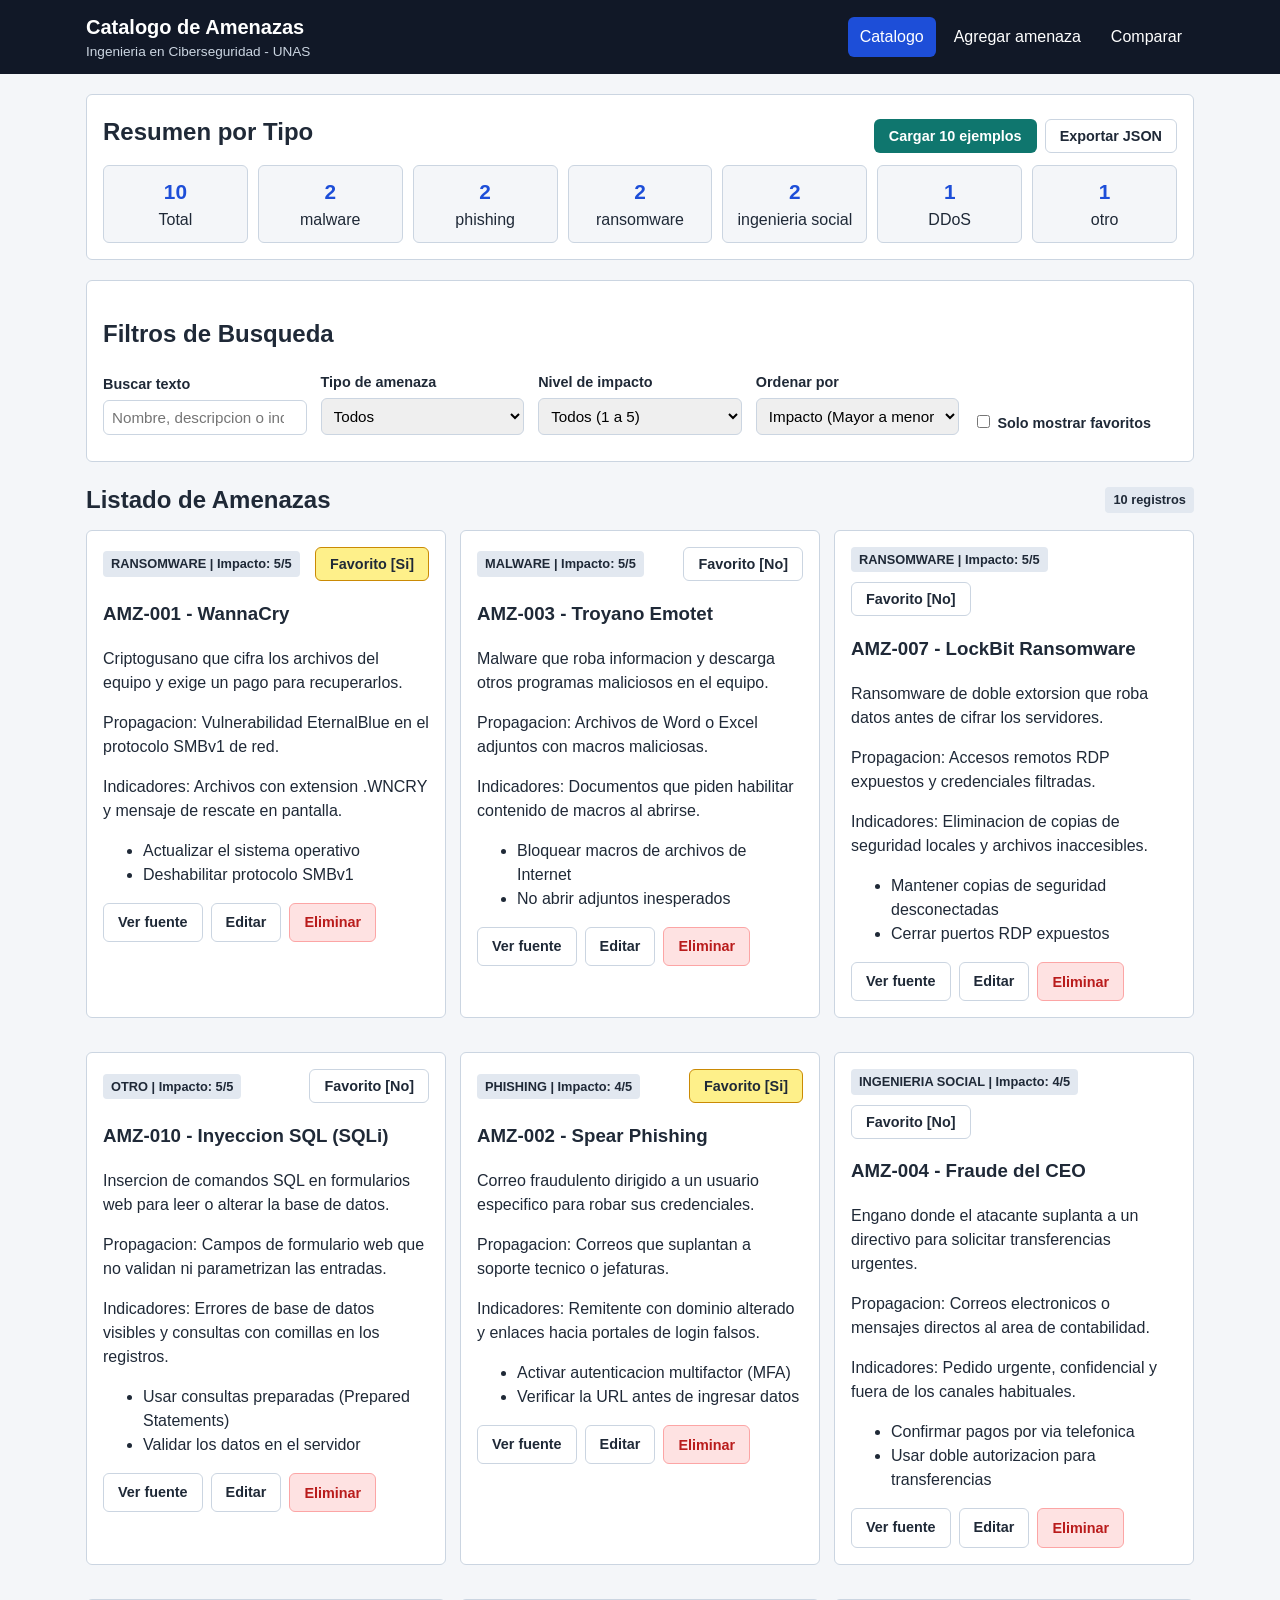
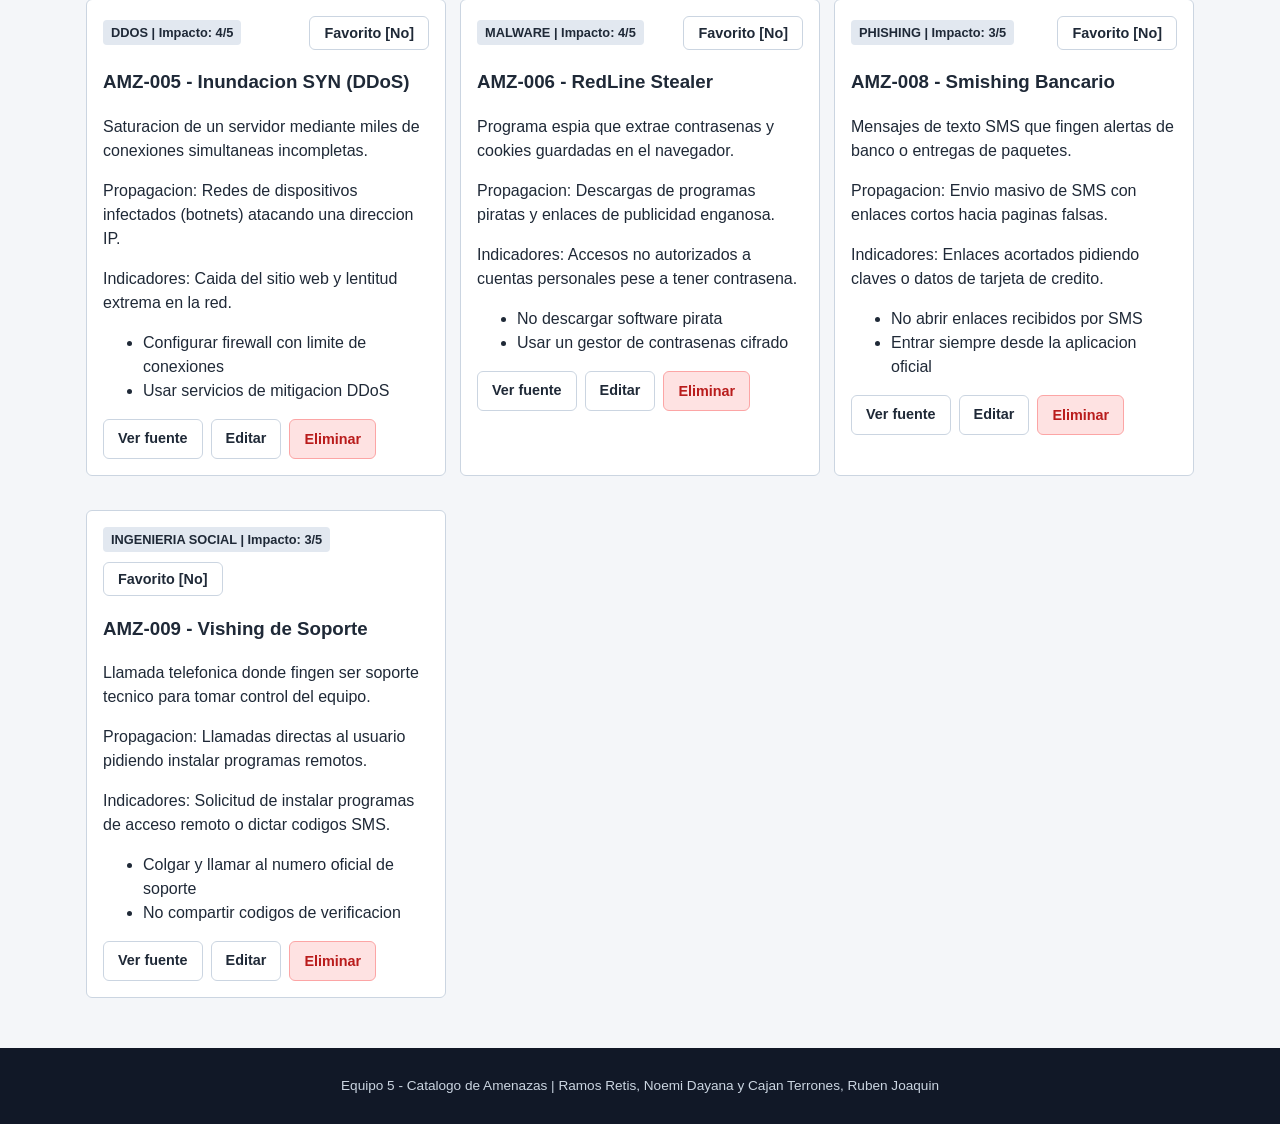
<file: index.html>
<!DOCTYPE html>
<html lang="es">

<head>
    <meta charset="UTF-8">
    <meta name="viewport" content="width=device-width, initial-scale=1.0">
    <!-- Politica de seguridad basica sin scripts externos -->
    <meta http-equiv="Content-Security-Policy" content="default-src 'self'; style-src 'self'; script-src 'self';">
    <title>Catalogo de Amenazas | FIIS-UNAS</title>
    <link rel="stylesheet" href="css/estilos.css">
</head>

<body data-pagina="catalogo">

    <header class="cabecera">
        <div class="contenedor cabecera-contenido">
            <div>
                <h1 class="titulo-sitio">Catalogo de Amenazas</h1>
                <p class="subtitulo-sitio">Ingenieria en Ciberseguridad - UNAS</p>
            </div>
            <button id="btn-menu" class="boton-menu" aria-expanded="false" aria-controls="menu-principal">
                Menu
            </button>
            <nav id="menu-principal" class="navegacion" aria-label="Principal">
                <ul class="lista-menu">
                    <li><a href="index.html" class="enlace-menu activo" aria-current="page">Catalogo</a></li>
                    <li><a href="agregar.html" class="enlace-menu">Agregar amenaza</a></li>
                    <li><a href="comparar.html" class="enlace-menu">Comparar</a></li>
                </ul>
            </nav>
        </div>
    </header>

    <main class="contenedor contenido-principal">
        <!-- Seccion de resumen y acciones de datos -->
        <section class="panel" aria-labelledby="titulo-resumen">
            <div class="panel-cabecera">
                <h2 id="titulo-resumen">Resumen por Tipo</h2>
                <div class="grupo-botones">
                    <button type="button" id="btn-ejemplos" class="btn btn-secundario">Cargar 10 ejemplos</button>
                    <button type="button" id="btn-exportar" class="btn btn-borde">Exportar JSON</button>
                </div>
            </div>
            <div id="contenedor-resumen" class="grilla-resumen" aria-live="polite"></div>
        </section>

        <!-- Seccion de busqueda, filtros y orden -->
        <section class="panel" aria-labelledby="titulo-filtros">
            <h2 id="titulo-filtros">Filtros de Busqueda</h2>
            <form id="form-filtros" class="grilla-filtros">
                <div class="campo">
                    <label for="input-buscar">Buscar texto</label>
                    <input type="search" id="input-buscar" placeholder="Nombre, descripcion o indicador...">
                </div>

                <div class="campo">
                    <label for="filtro-tipo">Tipo de amenaza</label>
                    <select id="filtro-tipo">
                        <option value="todos">Todos</option>
                        <option value="malware">Malware</option>
                        <option value="phishing">Phishing</option>
                        <option value="ransomware">Ransomware</option>
                        <option value="ingenieria social">Ingenieria social</option>
                        <option value="DDoS">DDoS</option>
                        <option value="otro">Otro</option>
                    </select>
                </div>

                <div class="campo">
                    <label for="filtro-impacto">Nivel de impacto</label>
                    <select id="filtro-impacto">
                        <option value="todos">Todos (1 a 5)</option>
                        <option value="5">Nivel 5 (Critico)</option>
                        <option value="4">Nivel 4 (Alto)</option>
                        <option value="3">Nivel 3 (Medio)</option>
                        <option value="2">Nivel 2 (Bajo)</option>
                        <option value="1">Nivel 1 (Muy bajo)</option>
                    </select>
                </div>

                <div class="campo">
                    <label for="orden-lista">Ordenar por</label>
                    <select id="orden-lista">
                        <option value="impacto-desc">Impacto (Mayor a menor)</option>
                        <option value="impacto-asc">Impacto (Menor a mayor)</option>
                        <option value="nombre-asc">Nombre (A - Z)</option>
                    </select>
                </div>

                <div class="campo campo-check">
                    <label for="filtro-favoritos">
                        <input type="checkbox" id="filtro-favoritos">
                        Solo mostrar favoritos
                    </label>
                </div>
            </form>
        </section>

        <!-- Listado de tarjetas -->
        <section aria-labelledby="titulo-lista">
            <div class="panel-cabecera">
                <h2 id="titulo-lista">Listado de Amenazas</h2>
                <span id="contador-lista" class="etiqueta-contador">0 registros</span>
            </div>
            <div id="mensaje-catalogo" class="alerta oculto" role="status" aria-live="polite"></div>
            <div id="contenedor-tarjetas" class="grilla-tarjetas"></div>
        </section>
    </main>

    <footer class="pie">
        <div class="contenedor">
            <p>Equipo 5 - Catalogo de Amenazas | Ramos Retis, Noemi Dayana y Cajan Terrones, Ruben Joaquin</p>
        </div>
    </footer>

    <script src="js/datos.js"></script>
    <script src="js/app.js"></script>
</body>

</html>
</file>
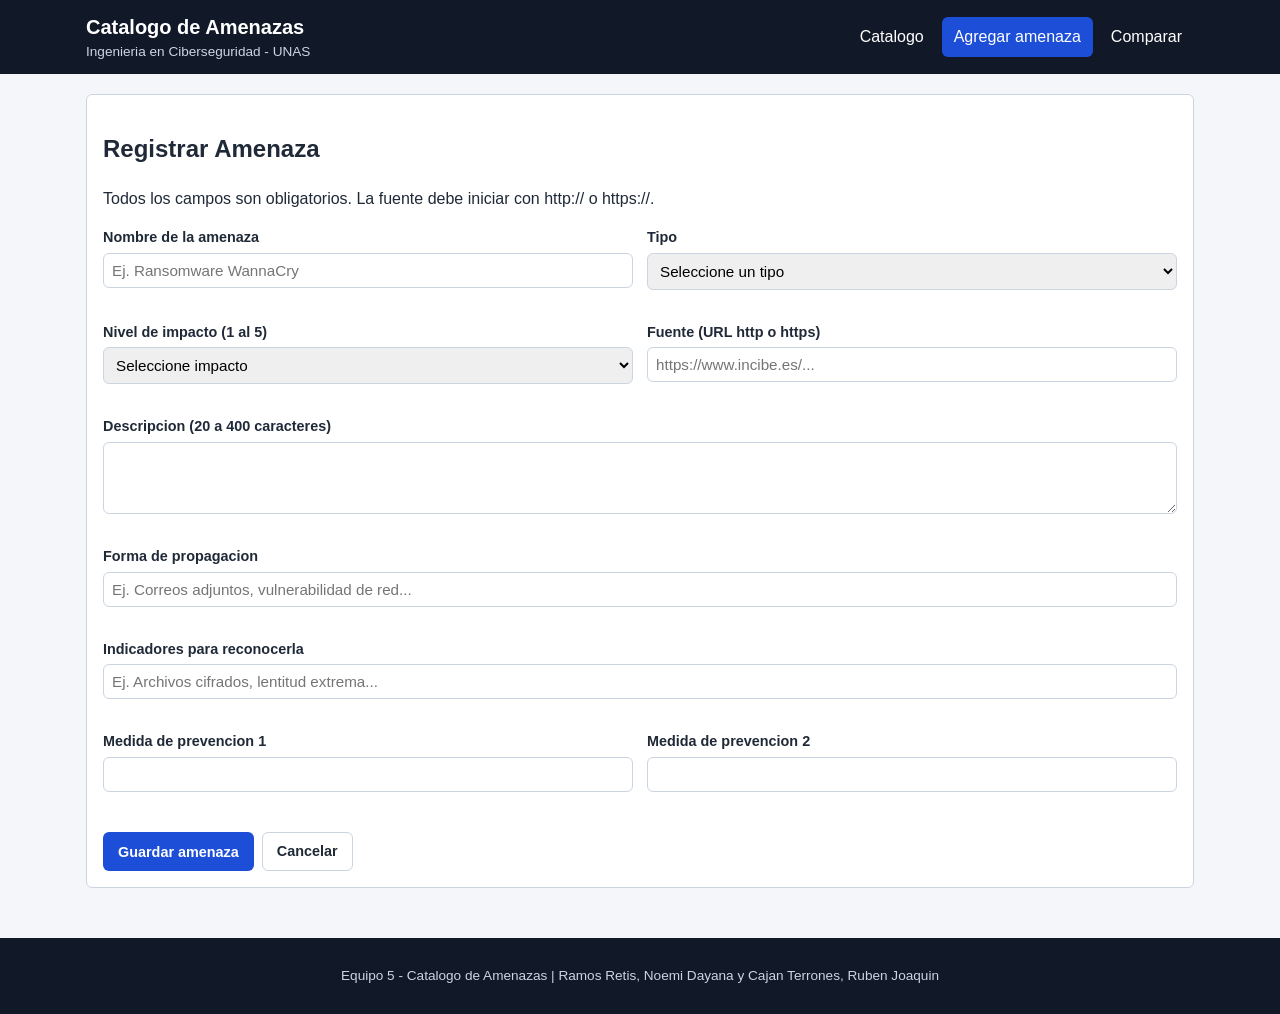
<file: agregar.html>
<!DOCTYPE html>
<html lang="es">

<head>
    <meta charset="UTF-8">
    <meta name="viewport" content="width=device-width, initial-scale=1.0">
    <meta http-equiv="Content-Security-Policy" content="default-src 'self'; style-src 'self'; script-src 'self';">
    <title>Agregar Amenaza | FIIS-UNAS</title>
    <link rel="stylesheet" href="css/estilos.css">
</head>

<body data-pagina="agregar">

    <header class="cabecera">
        <div class="contenedor cabecera-contenido">
            <div>
                <h1 class="titulo-sitio">Catalogo de Amenazas</h1>
                <p class="subtitulo-sitio">Ingenieria en Ciberseguridad - UNAS</p>
            </div>
            <button id="btn-menu" class="boton-menu" aria-expanded="false" aria-controls="menu-principal">
                Menu
            </button>
            <nav id="menu-principal" class="navegacion" aria-label="Principal">
                <ul class="lista-menu">
                    <li><a href="index.html" class="enlace-menu">Catalogo</a></li>
                    <li><a href="agregar.html" class="enlace-menu activo" aria-current="page">Agregar amenaza</a></li>
                    <li><a href="comparar.html" class="enlace-menu">Comparar</a></li>
                </ul>
            </nav>
        </div>
    </header>

    <main class="contenedor contenido-principal">
        <section class="panel" aria-labelledby="titulo-form">
            <h2 id="titulo-form">Registrar Amenaza</h2>
            <p>Todos los campos son obligatorios. La fuente debe iniciar con http:// o https://.</p>

            <div id="mensaje-form" class="alerta oculto" role="alert"></div>

            <form id="form-amenaza" novalidate>
                <input type="hidden" id="campo-id">

                <div class="grilla-dos">
                    <div class="campo">
                        <label for="nombre">Nombre de la amenaza</label>
                        <input type="text" id="nombre" aria-describedby="err-nombre"
                            placeholder="Ej. Ransomware WannaCry">
                        <span id="err-nombre" class="texto-error"></span>
                    </div>

                    <div class="campo">
                        <label for="tipo">Tipo</label>
                        <select id="tipo" aria-describedby="err-tipo">
                            <option value="">Seleccione un tipo</option>
                            <option value="malware">Malware</option>
                            <option value="phishing">Phishing</option>
                            <option value="ransomware">Ransomware</option>
                            <option value="ingenieria social">Ingenieria social</option>
                            <option value="DDoS">DDoS</option>
                            <option value="otro">Otro</option>
                        </select>
                        <span id="err-tipo" class="texto-error"></span>
                    </div>
                </div>

                <div class="grilla-dos">
                    <div class="campo">
                        <label for="impacto">Nivel de impacto (1 al 5)</label>
                        <select id="impacto" aria-describedby="err-impacto">
                            <option value="">Seleccione impacto</option>
                            <option value="1">1 - Muy bajo</option>
                            <option value="2">2 - Bajo</option>
                            <option value="3">3 - Medio</option>
                            <option value="4">4 - Alto</option>
                            <option value="5">5 - Critico</option>
                        </select>
                        <span id="err-impacto" class="texto-error"></span>
                    </div>

                    <div class="campo">
                        <label for="fuente">Fuente (URL http o https)</label>
                        <input type="url" id="fuente" aria-describedby="err-fuente"
                            placeholder="https://www.incibe.es/...">
                        <span id="err-fuente" class="texto-error"></span>
                    </div>
                </div>

                <div class="campo">
                    <label for="descripcion">Descripcion (20 a 400 caracteres)</label>
                    <textarea id="descripcion" rows="3" aria-describedby="err-descripcion"></textarea>
                    <span id="err-descripcion" class="texto-error"></span>
                </div>

                <div class="campo">
                    <label for="propagacion">Forma de propagacion</label>
                    <input type="text" id="propagacion" aria-describedby="err-propagacion"
                        placeholder="Ej. Correos adjuntos, vulnerabilidad de red...">
                    <span id="err-propagacion" class="texto-error"></span>
                </div>

                <div class="campo">
                    <label for="indicadores">Indicadores para reconocerla</label>
                    <input type="text" id="indicadores" aria-describedby="err-indicadores"
                        placeholder="Ej. Archivos cifrados, lentitud extrema...">
                    <span id="err-indicadores" class="texto-error"></span>
                </div>

                <div class="grilla-dos">
                    <div class="campo">
                        <label for="prevencion1">Medida de prevencion 1</label>
                        <input type="text" id="prevencion1" aria-describedby="err-prevencion1">
                        <span id="err-prevencion1" class="texto-error"></span>
                    </div>

                    <div class="campo">
                        <label for="prevencion2">Medida de prevencion 2</label>
                        <input type="text" id="prevencion2" aria-describedby="err-prevencion2">
                        <span id="err-prevencion2" class="texto-error"></span>
                    </div>
                </div>

                <div class="grupo-botones">
                    <button type="submit" id="btn-guardar" class="btn btn-primario">Guardar amenaza</button>
                    <a href="index.html" class="btn btn-borde">Cancelar</a>
                </div>
            </form>
        </section>
    </main>

    <footer class="pie">
        <div class="contenedor">
            <p>Equipo 5 - Catalogo de Amenazas | Ramos Retis, Noemi Dayana y Cajan Terrones, Ruben Joaquin</p>
        </div>
    </footer>

    <script src="js/datos.js"></script>
    <script src="js/app.js"></script>
</body>

</html>
</file>
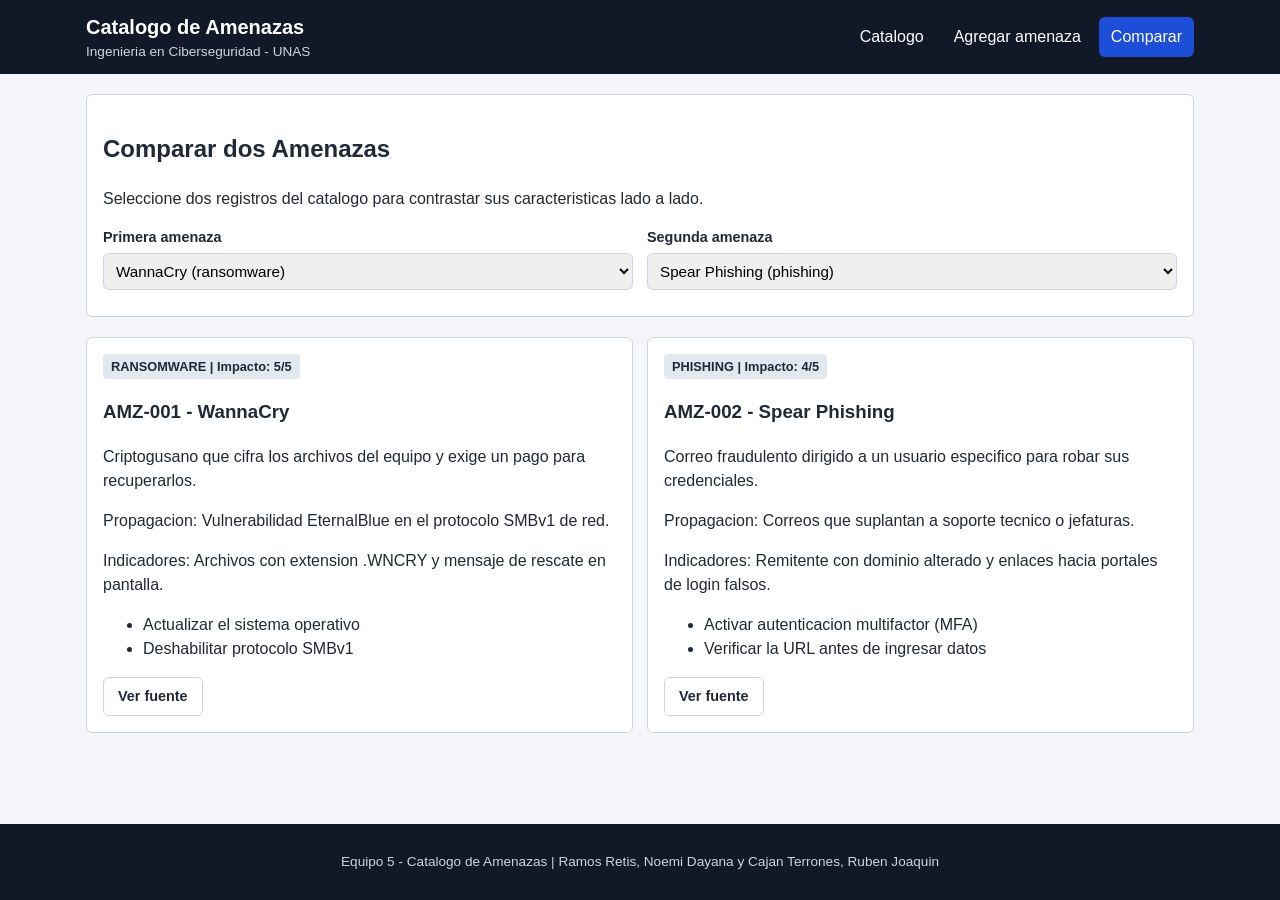
<file: comparar.html>
<!DOCTYPE html>
<html lang="es">

<head>
    <meta charset="UTF-8">
    <meta name="viewport" content="width=device-width, initial-scale=1.0">
    <meta http-equiv="Content-Security-Policy" content="default-src 'self'; style-src 'self'; script-src 'self';">
    <title>Comparar Amenazas | FIIS-UNAS</title>
    <link rel="stylesheet" href="css/estilos.css">
</head>

<body data-pagina="comparar">

    <header class="cabecera">
        <div class="contenedor cabecera-contenido">
            <div>
                <h1 class="titulo-sitio">Catalogo de Amenazas</h1>
                <p class="subtitulo-sitio">Ingenieria en Ciberseguridad - UNAS</p>
            </div>
            <button id="btn-menu" class="boton-menu" aria-expanded="false" aria-controls="menu-principal">
                Menu
            </button>
            <nav id="menu-principal" class="navegacion" aria-label="Principal">
                <ul class="lista-menu">
                    <li><a href="index.html" class="enlace-menu">Catalogo</a></li>
                    <li><a href="agregar.html" class="enlace-menu">Agregar amenaza</a></li>
                    <li><a href="comparar.html" class="enlace-menu activo" aria-current="page">Comparar</a></li>
                </ul>
            </nav>
        </div>
    </header>

    <main class="contenedor contenido-principal">
        <section class="panel" aria-labelledby="titulo-comparar">
            <h2 id="titulo-comparar">Comparar dos Amenazas</h2>
            <p>Seleccione dos registros del catalogo para contrastar sus caracteristicas lado a lado.</p>

            <div class="grilla-dos">
                <div class="campo">
                    <label for="select-a">Primera amenaza</label>
                    <select id="select-a"></select>
                </div>
                <div class="campo">
                    <label for="select-b">Segunda amenaza</label>
                    <select id="select-b"></select>
                </div>
            </div>

            <div id="mensaje-comparar" class="alerta oculto" role="status"></div>
        </section>

        <section aria-label="Resultado de comparacion">
            <div id="contenedor-comparar" class="grilla-dos"></div>
        </section>
    </main>

    <footer class="pie">
        <div class="contenedor">
            <p>Equipo 5 - Catalogo de Amenazas | Ramos Retis, Noemi Dayana y Cajan Terrones, Ruben Joaquin</p>
        </div>
    </footer>

    <script src="js/datos.js"></script>
    <script src="js/app.js"></script>
</body>

</html>
</file>
<file: css/estilos.css>
/* Variables de colores y bordes */
:root {
  --fondo: #f4f6f9;
  --blanco: #ffffff;
  --oscuro: #111827;
  --texto: #1f2937;
  --gris: #4b5563;
  --borde: #cbd5e1;
  --primario: #1d4ed8;
  --secundario: #0f766e;
  --error: #b91c1c;
  --exito: #15803d;
  --radio: 6px;
}

* {
  box-sizing: border-box;
}

body {
  margin: 0;
  font-family: Arial, Helvetica, sans-serif;
  background-color: var(--fondo);
  color: var(--texto);
  line-height: 1.5;
  display: flex;
  flex-direction: column;
  min-height: 100vh;
}

.contenedor {
  width: 100%;
  max-width: 1140px;
  margin: 0 auto;
  padding: 0 16px;
}

.oculto {
  display: none !important;
}

/* Cabecera y navegacion movil (<= 600px) */
.cabecera {
  background-color: var(--oscuro);
  color: var(--blanco);
  padding: 12px 0;
}

.cabecera-contenido {
  display: flex;
  flex-wrap: wrap;
  justify-content: space-between;
  align-items: center;
}

.titulo-sitio {
  margin: 0;
  font-size: 1.25rem;
}

.subtitulo-sitio {
  margin: 0;
  font-size: 0.85rem;
  color: #cbd5e1;
}

.boton-menu {
  background: transparent;
  color: var(--blanco);
  border: 1px solid var(--borde);
  padding: 6px 12px;
  border-radius: var(--radio);
  cursor: pointer;
}

.navegacion {
  width: 100%;
  display: none;
}

.navegacion.abierto {
  display: block;
}

.lista-menu {
  list-style: none;
  padding: 0;
  margin: 10px 0 0 0;
  display: flex;
  flex-direction: column;
  gap: 6px;
}

.enlace-menu {
  display: block;
  color: var(--blanco);
  text-decoration: none;
  padding: 8px 12px;
  border-radius: var(--radio);
}

.enlace-menu.activo {
  background-color: var(--primario);
}

/* Contenedores y grillas base (1 columna en movil) */
.contenido-principal {
  flex: 1;
  padding-top: 20px;
  padding-bottom: 30px;
}

.panel,
.tarjeta {
  background-color: var(--blanco);
  border: 1px solid var(--borde);
  border-radius: var(--radio);
  padding: 16px;
  margin-bottom: 20px;
}

.panel-cabecera {
  display: flex;
  flex-wrap: wrap;
  justify-content: space-between;
  align-items: center;
  gap: 10px;
  margin-bottom: 12px;
}

.panel-cabecera h2 {
  margin: 0;
}

.grilla-resumen {
  display: grid;
  grid-template-columns: repeat(2, 1fr);
  gap: 10px;
}

.item-resumen {
  background-color: var(--fondo);
  border: 1px solid var(--borde);
  border-radius: var(--radio);
  padding: 10px;
  text-align: center;
}

.item-resumen strong {
  display: block;
  font-size: 1.3rem;
  color: var(--primario);
}

.grilla-filtros,
.grilla-dos,
.grilla-tarjetas {
  display: grid;
  grid-template-columns: 1fr;
  gap: 14px;
}

/* Campos de formulario */
.campo {
  display: flex;
  flex-direction: column;
  gap: 4px;
  margin-bottom: 10px;
}

.campo-check {
  justify-content: center;
}

label {
  font-weight: bold;
  font-size: 0.9rem;
}

input[type="text"],
input[type="search"],
input[type="url"],
select,
textarea {
  width: 100%;
  padding: 8px;
  border: 1px solid var(--borde);
  border-radius: var(--radio);
  font-size: 0.95rem;
}

input:focus-visible,
select:focus-visible,
textarea:focus-visible,
button:focus-visible,
a:focus-visible {
  outline: 2px solid var(--primario);
  outline-offset: 2px;
}

.campo-invalido {
  border-color: var(--error) !important;
  background-color: #fef2f2;
}

.texto-error {
  color: var(--error);
  font-size: 0.85rem;
  min-height: 18px;
}

/* Botones y etiquetas */
.grupo-botones {
  display: flex;
  flex-wrap: wrap;
  gap: 8px;
  margin-top: 8px;
}

.btn {
  padding: 8px 14px;
  border-radius: var(--radio);
  border: 1px solid transparent;
  font-weight: bold;
  cursor: pointer;
  text-decoration: none;
  font-size: 0.9rem;
}

.btn-primario {
  background-color: var(--primario);
  color: var(--blanco);
}

.btn-secundario {
  background-color: var(--secundario);
  color: var(--blanco);
}

.btn-borde {
  background-color: var(--blanco);
  color: var(--texto);
  border-color: var(--borde);
}

.btn-peligro {
  background-color: #fee2e2;
  color: var(--error);
  border-color: #fca5a5;
}

.btn-fav.activo {
  background-color: #fef08a;
  border-color: #ca8a04;
}

.etiqueta,
.etiqueta-contador {
  display: inline-block;
  padding: 3px 8px;
  border-radius: 4px;
  font-size: 0.8rem;
  font-weight: bold;
  background-color: #e2e8f0;
}

.alerta {
  padding: 10px 14px;
  border-radius: var(--radio);
  margin-bottom: 14px;
  font-weight: bold;
}

.alerta-info {
  background-color: #fef3c7;
  color: #92400e;
}

.alerta-error {
  background-color: #fee2e2;
  color: var(--error);
}

.alerta-exito {
  background-color: #dcfce7;
  color: var(--exito);
}

.pie {
  background-color: var(--oscuro);
  color: #cbd5e1;
  text-align: center;
  padding: 14px 0;
  font-size: 0.85rem;
}

/* Tablet: 601px a 960px */
@media (min-width: 601px) {
  .boton-menu {
    display: none;
  }

  .navegacion {
    width: auto;
    display: block;
  }

  .lista-menu {
    flex-direction: row;
    margin: 0;
  }

  .grilla-resumen {
    grid-template-columns: repeat(4, 1fr);
  }

  .grilla-filtros,
  .grilla-dos,
  .grilla-tarjetas {
    grid-template-columns: repeat(2, 1fr);
  }
}

/* Escritorio: mas de 960px */
@media (min-width: 961px) {
  .grilla-resumen {
    grid-template-columns: repeat(7, 1fr);
  }

  .grilla-filtros {
    grid-template-columns: repeat(5, 1fr);
    align-items: end;
  }

  .grilla-tarjetas {
    grid-template-columns: repeat(3, 1fr);
  }
}
</file>
